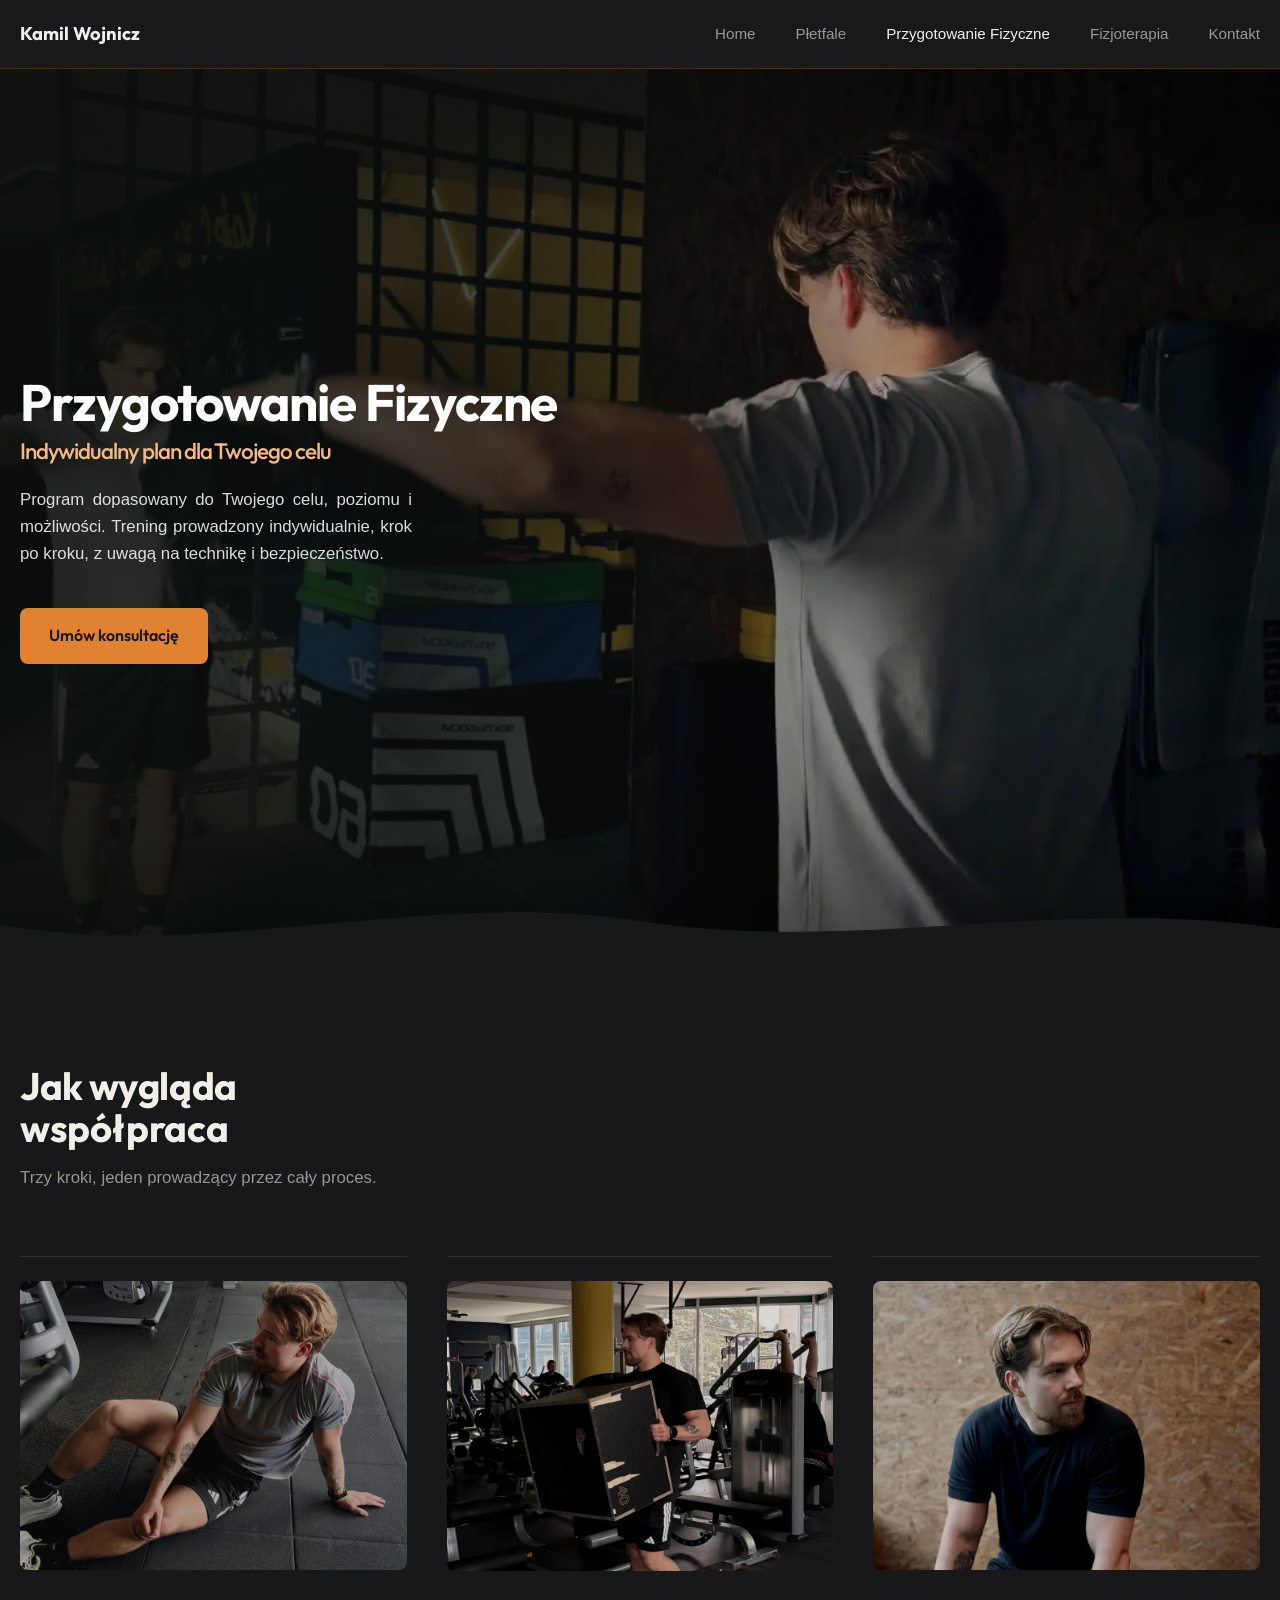
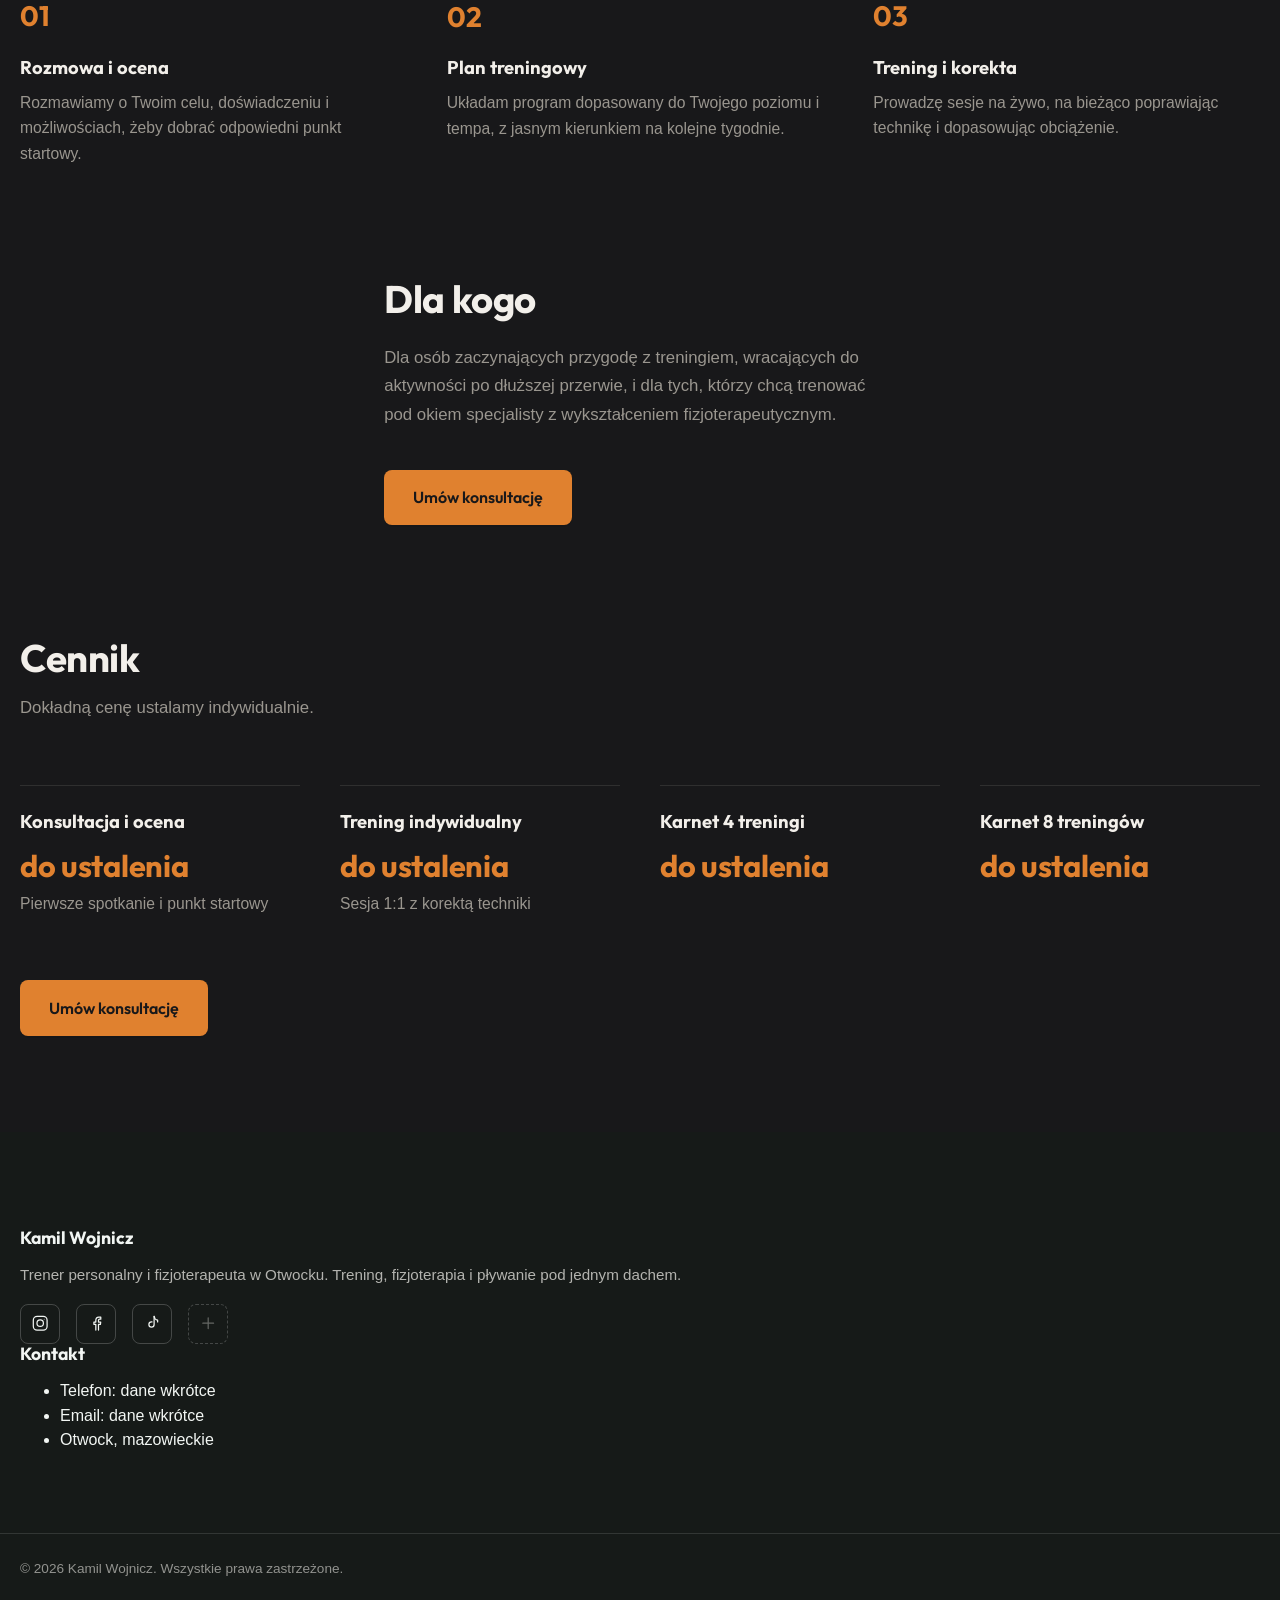
<file: przygotowanie-fizyczne.html>
<!doctype html>
<html lang="pl">
<head>
  <meta charset="UTF-8">
  <meta name="viewport" content="width=device-width, initial-scale=1.0">
  <title>Przygotowanie Fizyczne w Otwocku | Kamil Wojnicz</title>
  <meta name="description" content="Indywidualne przygotowanie fizyczne w Otwocku, prowadzone przez trenera i fizjoterapeutę Kamila Wojnicza.">
  <!-- TODO(TODO.md): confirm real domain, replace kamilwojnicz.pl placeholder everywhere -->
  <link rel="canonical" href="https://kamilwojnicz.pl/przygotowanie-fizyczne.html">
  <meta property="og:type" content="website">
  <meta property="og:locale" content="pl_PL">
  <meta property="og:url" content="https://kamilwojnicz.pl/przygotowanie-fizyczne.html">
  <meta property="og:title" content="Przygotowanie Fizyczne w Otwocku | Kamil Wojnicz">
  <meta property="og:description" content="Indywidualne przygotowanie fizyczne w Otwocku, prowadzone przez trenera i fizjoterapeutę Kamila Wojnicza.">
  <meta property="og:image" content="https://images.unsplash.com/photo-1517836357463-d25dfeac3438?w=1200&h=630&fit=crop&q=80">
  <meta name="twitter:card" content="summary_large_image">
  <link rel="preconnect" href="https://fonts.googleapis.com">
  <link rel="preconnect" href="https://fonts.gstatic.com" crossorigin>
  <link href="https://fonts.googleapis.com/css2?family=Outfit:wght@500;600;700;800&display=swap" rel="stylesheet">
  <link rel="stylesheet" href="css/main.css">
  <style>
    /* Przygotowanie Fizyczne-specific theme: dark, amber accent. Overrides the site's default teal-green + off-white. */
    body.page--przygotowanie-fizyczne {
      --color-accent: #e0812f;
      /* Button hover background. Was #be6a1f, which gave the dark button text only 4.45:1; this keeps 4.7:1. */
      --color-accent-dark: #c46d20;
      --color-accent-text: #e0812f;
      --color-accent-contrast: #18181a;
      --color-bg: #18181a;
      --color-bg-alt: #1f1f22;
      --color-text: #f2efea;
      --color-text-muted: #9a968f;
      --color-border: rgba(242, 239, 234, 0.1);
      --color-border-header: rgba(224, 129, 47, 0.22);
    }

    /* The shared video hero hardcodes a mint subtitle from the homepage's green palette, which clashes
       with this page's amber. Light amber stays above 4.5:1 contrast even where the video is brightest
       behind the scrim. */
    body.page--przygotowanie-fizyczne .hero--bleed .hero__subtitle {
      color: #f5b97f;
    }
  </style>
</head>
<body class="page--przygotowanie-fizyczne">
  <header class="site-header" id="site-header">
    <div class="container header__inner">
      <a class="logo" href="index.html">Kamil Wojnicz</a>

      <nav class="nav" aria-label="Główna nawigacja">
        <ul class="nav__list" id="nav-list">
          <li><a href="index.html">Home</a></li>
          <li><a href="pletfale.html">Płetfale</a></li>
          <li><a href="przygotowanie-fizyczne.html" class="is-active">Przygotowanie Fizyczne</a></li>
          <li><a href="fizjoterapia.html">Fizjoterapia</a></li>
          <li><a href="#kontakt">Kontakt</a></li>
        </ul>
      </nav>

      <button class="nav-toggle" id="nav-toggle" aria-expanded="false" aria-controls="nav-list" aria-label="Otwórz menu">
        <span></span>
        <span></span>
        <span></span>
      </button>
    </div>
  </header>

  <main>
    <section class="hero hero--bleed">
      <div class="hero__grid">
        <div class="hero__content">
          <h1 class="hero__title">
            Przygotowanie Fizyczne
            <span class="hero__subtitle">Indywidualny plan dla Twojego celu</span>
          </h1>
          <p class="hero__text">
            Program dopasowany do Twojego celu, poziomu i możliwości. Trening prowadzony indywidualnie, krok po kroku, z uwagą na technikę i bezpieczeństwo.
          </p>
          <a href="#kontakt" class="btn btn--primary hero__cta">Umów konsultację</a>
        </div>

        <div class="hero__media">
          <video
            class="hero__image hero__video"
            autoplay
            muted
            loop
            playsinline
            preload="auto"
            poster="assets/img/przygotowanie-fizyczne/przygotowanie-fizyczne-hero-poster.webp"
            aria-label="Kamil Wojnicz podczas treningu na siłowni, wideo w tle"
          >
            <source src="assets/img/przygotowanie-fizyczne/przygotowanie-fizyczne-hero.mp4" type="video/mp4">
          </video>
        </div>
      </div>

      <div class="hero__divider" aria-hidden="true">
        <svg viewBox="0 0 1440 96" preserveAspectRatio="none">
          <path d="M0,48 C240,88 480,8 720,44 C960,80 1200,16 1440,52 L1440,96 L0,96 Z" fill="#18181a"></path>
        </svg>
      </div>
    </section>

    <section class="process">
      <div class="container">
        <div class="process__header">
          <h2 class="process__title">Jak wygląda współpraca</h2>
          <p class="process__intro">Trzy kroki, jeden prowadzący przez cały proces.</p>
        </div>

        <div class="process__grid">
          <div class="process__step">
            <img class="process__step-image" src="assets/img/przygotowanie-fizyczne/kamil-wojnicz-rozmowa-i-ocena.webp" alt="Kamil Wojnicz siedzi na podłodze siłowni i rozmawia" width="960" height="720">
            <span class="process__index">01</span>
            <span class="process__step-title">Rozmowa i ocena</span>
            <span class="process__step-desc">Rozmawiamy o Twoim celu, doświadczeniu i możliwościach, żeby dobrać odpowiedni punkt startowy.</span>
          </div>
          <div class="process__step">
            <img class="process__step-image" src="assets/img/przygotowanie-fizyczne/kamil-wojnicz-plan-treningowy.webp" alt="Kamil Wojnicz przenosi skrzynię do skoków na siłowni" width="960" height="720">
            <span class="process__index">02</span>
            <span class="process__step-title">Plan treningowy</span>
            <span class="process__step-desc">Układam program dopasowany do Twojego poziomu i tempa, z jasnym kierunkiem na kolejne tygodnie.</span>
          </div>
          <div class="process__step">
            <img class="process__step-image" src="assets/img/przygotowanie-fizyczne/kamil-wojnicz-trening-i-korekta.webp" alt="Portret Kamila Wojnicza na sali treningowej" width="960" height="720">
            <span class="process__index">03</span>
            <span class="process__step-title">Trening i korekta</span>
            <span class="process__step-desc">Prowadzę sesje na żywo, na bieżąco poprawiając technikę i dopasowując obciążenie.</span>
          </div>
        </div>
      </div>
    </section>

    <section class="content-block content-block--alt">
      <div class="container content-block__inner">
        <h2 class="content-block__title">Dla kogo</h2>
        <p class="content-block__text">Dla osób zaczynających przygodę z treningiem, wracających do aktywności po dłuższej przerwie, i dla tych, którzy chcą trenować pod okiem specjalisty z wykształceniem fizjoterapeutycznym.</p>
        <a href="#kontakt" class="btn btn--primary content-block__cta">Umów konsultację</a>
      </div>
    </section>

    <section class="price-list">
      <div class="container">
        <!-- TODO(TODO.md): placeholder services and "do ustalenia" prices, replace with real pricing, session length, package options -->
        <div class="price-list__header">
          <h2 class="price-list__title">Cennik</h2>
          <p class="price-list__intro">Dokładną cenę ustalamy indywidualnie.</p>
        </div>

        <ul class="price-list__grid">
          <li class="price-list__item">
            <h3 class="price-list__name">Konsultacja i ocena</h3>
            <span class="price-list__price">do ustalenia</span>
            <p class="price-list__desc">Pierwsze spotkanie i punkt startowy</p>
          </li>
          <li class="price-list__item">
            <h3 class="price-list__name">Trening indywidualny</h3>
            <span class="price-list__price">do ustalenia</span>
            <p class="price-list__desc">Sesja 1:1 z korektą techniki</p>
          </li>
          <li class="price-list__item">
            <h3 class="price-list__name">Karnet 4 treningi</h3>
            <span class="price-list__price">do ustalenia</span>
          </li>
          <li class="price-list__item">
            <h3 class="price-list__name">Karnet 8 treningów</h3>
            <span class="price-list__price">do ustalenia</span>
          </li>
        </ul>

        <a href="#kontakt" class="btn btn--primary price-list__cta">Umów konsultację</a>
      </div>
    </section>
  </main>

  <footer class="site-footer" id="kontakt">
    <div class="container footer__grid">
      <div>
        <h2 class="footer__heading">Kamil Wojnicz</h2>
        <p class="footer__text">Trener personalny i fizjoterapeuta w Otwocku. Trening, fizjoterapia i pływanie pod jednym dachem.</p>

        <!-- TODO(TODO.md): add real Instagram / Facebook / TikTok URLs -->
        <div class="footer__social">
          <a class="footer__social-link" href="#" rel="noopener noreferrer" target="_blank" aria-label="Instagram">
            <svg viewBox="0 0 24 24" fill="none" stroke="currentColor" stroke-width="1.6" stroke-linecap="round" stroke-linejoin="round" aria-hidden="true">
              <rect x="3" y="3" width="18" height="18" rx="5"></rect>
              <circle cx="12" cy="12" r="4.2"></circle>
              <circle cx="17.2" cy="6.8" r="0.6" fill="currentColor" stroke="none"></circle>
            </svg>
          </a>
          <a class="footer__social-link" href="#" rel="noopener noreferrer" target="_blank" aria-label="Facebook">
            <svg viewBox="0 0 24 24" fill="none" stroke="currentColor" stroke-width="1.6" stroke-linecap="round" stroke-linejoin="round" aria-hidden="true">
              <path d="M15 21v-7.5h2.5l.4-3H15V8.3c0-.9.25-1.5 1.5-1.5H18V4.15C17.7 4.1 16.7 4 15.5 4 13.1 4 11.5 5.5 11.5 8.2v2.3H9v3h2.5V21"></path>
            </svg>
          </a>
          <a class="footer__social-link" href="#" rel="noopener noreferrer" target="_blank" aria-label="TikTok">
            <svg viewBox="0 0 24 24" fill="none" stroke="currentColor" stroke-width="1.6" stroke-linecap="round" stroke-linejoin="round" aria-hidden="true">
              <path d="M14.5 3v10.7a3.4 3.4 0 1 1-3.4-3.4c.2 0 .4 0 .6.03"></path>
              <path d="M14.5 3c.3 2.6 2.1 4.6 4.6 5v2.3"></path>
            </svg>
          </a>
          <span class="footer__social-link footer__social-link--placeholder" title="Miejsce na kolejną platformę" aria-hidden="true">
            <svg viewBox="0 0 24 24" fill="none" stroke="currentColor" stroke-width="1.6" stroke-linecap="round" stroke-linejoin="round">
              <path d="M12 5v14M5 12h14"></path>
            </svg>
          </span>
        </div>
      </div>

      <div>
        <h2 class="footer__heading">Kontakt</h2>
        <!-- TODO(TODO.md): add real phone / email / address -->
        <ul class="footer__contact-list">
          <li>Telefon: dane wkrótce</li>
          <li>Email: dane wkrótce</li>
          <li>Otwock, mazowieckie</li>
        </ul>
      </div>
    </div>

    <div class="container footer__bottom">
      <span>&copy; 2026 Kamil Wojnicz. Wszystkie prawa zastrzeżone.</span>
    </div>
  </footer>

  <script src="js/main.js"></script>
</body>
</html>
</file>
<file: css/main.css>
*, *::before, *::after {
  box-sizing: border-box;
}

html {
  color-scheme: light;
}

:root {
  --color-accent: #0f6e5c;
  --color-accent-dark: #0b5748;
  --color-accent-text: #0b5748;
  --color-accent-contrast: #ffffff;
  --color-bg: #f2f6f3;
  --color-bg-alt: #e6ede8;
  --color-text: #161a18;
  --color-text-muted: #55605a;
  --color-border: #d3ddd7;
  --color-border-header: #d3ddd7;
}

body {
  margin: 0;
  background: var(--color-bg);
  color: var(--color-text);
  font-family: -apple-system, BlinkMacSystemFont, "Segoe UI", Roboto, "Helvetica Neue", Arial, sans-serif;
  font-size: 1rem;
  line-height: 1.55;
  -webkit-font-smoothing: antialiased;
  position: relative;
}

body::after {
  content: "";
  position: fixed;
  inset: 0;
  z-index: 999;
  pointer-events: none;
  opacity: 0.05;
  mix-blend-mode: overlay;
  background-image: url("data:image/svg+xml,%3Csvg xmlns='http://www.w3.org/2000/svg' width='160' height='160'%3E%3Cfilter id='n'%3E%3CfeTurbulence type='fractalNoise' baseFrequency='0.9' numOctaves='2' stitchTiles='stitch'/%3E%3C/filter%3E%3Crect width='100%25' height='100%25' filter='url(%23n)'/%3E%3C/svg%3E");
}

img {
  max-width: 100%;
  display: block;
}

a {
  color: inherit;
}

h1, h2, h3 {
  font-family: "Outfit", -apple-system, BlinkMacSystemFont, "Segoe UI", sans-serif;
  margin: 0;
  line-height: 1.1;
}

p {
  margin: 0;
}

.container {
  width: 100%;
  max-width: 1280px;
  margin-inline: auto;
  padding-inline: 1.25rem;
}

:focus-visible {
  outline: 2px solid var(--color-accent);
  outline-offset: 2px;
}

[data-reveal] {
  opacity: 0;
  transform: translateY(22px);
  transition: opacity 0.6s cubic-bezier(0.16, 1, 0.3, 1), transform 0.6s cubic-bezier(0.16, 1, 0.3, 1);
}

[data-reveal].is-visible {
  opacity: 1;
  transform: none;
}

@media (prefers-reduced-motion: reduce) {
  [data-reveal] {
    opacity: 1;
    transform: none;
    transition: none;
  }
}
@view-transition {
  navigation: auto;
}
::view-transition-old(root),
::view-transition-new(root) {
  animation-duration: 0.45s;
  animation-timing-function: cubic-bezier(0.4, 0, 0.2, 1);
}

@media (prefers-reduced-motion: reduce) {
  ::view-transition-group(*),
  ::view-transition-old(*),
  ::view-transition-new(*) {
    animation: none !important;
  }
}
.btn {
  display: inline-flex;
  align-items: center;
  justify-content: center;
  gap: 0.5rem;
  padding: 0.9rem 1.75rem;
  border-radius: 8px;
  font-family: "Outfit", -apple-system, BlinkMacSystemFont, "Segoe UI", sans-serif;
  font-weight: 600;
  font-size: 1rem;
  white-space: nowrap;
  text-decoration: none;
  border: 1px solid transparent;
  cursor: pointer;
  transition: transform 0.15s ease, background-color 0.15s ease, box-shadow 0.15s ease;
}
.btn:active {
  transform: translateY(1px) scale(0.98);
}
@media (prefers-reduced-motion: reduce) {
  .btn {
    transition: none;
  }
}

.btn--primary {
  background: var(--color-accent);
  color: var(--color-accent-contrast);
  box-shadow: 0 2px 0 rgba(0, 0, 0, 0.08);
}
.btn--primary:hover {
  background: var(--color-accent-dark);
  transform: translateY(-2px);
  box-shadow: 0 4px 0 rgba(0, 0, 0, 0.1);
}
.btn--primary:active {
  box-shadow: 0 1px 0 rgba(0, 0, 0, 0.08);
}

.btn--ghost {
  background: transparent;
  color: inherit;
  border-color: currentColor;
  box-shadow: none;
}
.btn--ghost:hover {
  opacity: 0.75;
  transform: none;
  box-shadow: none;
}

.site-header {
  position: relative;
  border-bottom: 1px solid var(--color-border-header);
  background: var(--color-bg);
}

.header__inner {
  display: flex;
  align-items: center;
  justify-content: space-between;
  height: 4.25rem;
}

.logo {
  font-family: "Outfit", -apple-system, BlinkMacSystemFont, "Segoe UI", sans-serif;
  font-weight: 700;
  font-size: 1.15rem;
  text-decoration: none;
  color: var(--color-text);
}

.nav__list {
  display: flex;
  gap: 2.5rem;
  list-style: none;
  margin: 0;
  padding: 0;
}

.nav__list a {
  text-decoration: none;
  font-weight: 500;
  font-size: 0.95rem;
  color: var(--color-text-muted);
}
.nav__list a.is-active, .nav__list a:hover {
  color: var(--color-text);
}

.nav-toggle {
  display: none;
  flex-direction: column;
  justify-content: center;
  gap: 5px;
  width: 2.5rem;
  height: 2.5rem;
  background: none;
  border: none;
  cursor: pointer;
  padding: 0;
}
.nav-toggle span {
  display: block;
  height: 2px;
  width: 100%;
  background: var(--color-text);
  border-radius: 1px;
}

@media (max-width: 768px) {
  .nav__list {
    position: absolute;
    top: 4.25rem;
    left: 0;
    right: 0;
    flex-direction: column;
    gap: 0;
    background: var(--color-bg);
    border-bottom: 1px solid var(--color-border-header);
    opacity: 0;
    transform: translateY(-8px);
    pointer-events: none;
    transition: opacity 0.2s ease, transform 0.2s ease;
  }
}
@media (max-width: 768px) and (prefers-reduced-motion: reduce) {
  .nav__list {
    transition: none;
  }
}
@media (max-width: 768px) {
  .nav__list a {
    display: block;
    padding: 1.5rem 1.25rem;
    border-top: 1px solid var(--color-border);
  }
  .site-header.is-open .nav__list {
    opacity: 1;
    transform: translateY(0);
    pointer-events: auto;
  }
  .nav-toggle {
    display: flex;
  }
}
.hero {
  overflow: hidden;
}

.hero__grid {
  display: grid;
  grid-template-columns: minmax(0, 640px) 1fr;
  align-items: center;
  column-gap: 4rem;
  padding-block: clamp(2rem, 5vw, 6rem) 0;
}

.hero__content {
  padding-left: max(1.25rem, (100vw - 1280px) / 2 + 1.25rem);
  padding-bottom: 6rem;
}

.hero__title {
  display: flex;
  flex-direction: column;
  font-size: clamp(2.25rem, 4vw, 3.5rem);
  font-weight: 700;
  letter-spacing: -0.02em;
}

.hero__subtitle {
  margin-top: 0.5rem;
  font-size: clamp(1.1rem, 1.8vw, 1.4rem);
  font-weight: 500;
  color: var(--color-accent-text);
}

.hero__text {
  display: block;
  margin-top: 1.5rem;
  max-width: 42ch;
  color: var(--color-text-muted);
  font-size: 1.05rem;
  line-height: 1.6;
  text-align: justify;
}

.hero__cta {
  margin-top: 2.5rem;
}

.hero__media {
  align-self: stretch;
  justify-self: end;
  width: 100%;
  height: 100%;
}

.hero__image {
  width: 100%;
  height: 100%;
  max-height: 78vh;
  object-fit: cover;
  object-position: top center;
}

/* Text-only hero, no media column. Calmer, trust-first composition for pages that don't lead with a photo. */
.hero--solo .hero__grid {
  grid-template-columns: 1fr;
}

.hero--solo .hero__content {
  max-width: 60ch;
  padding-bottom: 6rem;
}

.hero--skeleton .hero__grid {
  grid-template-columns: 1fr;
}

.hero--skeleton .hero__content {
  padding-left: 1.25rem;
  padding-bottom: 6rem;
}

.hero__back {
  display: inline-block;
  margin-top: 1.5rem;
  color: var(--color-accent-text);
  font-weight: 600;
  text-decoration: none;
}

/* Full-bleed background media: video/image fills the entire hero, content overlays on top with a scrim
   for contrast. Text is hardcoded light since a media background can't guarantee the page's own text tokens
   stay readable. */
.hero--bleed {
  position: relative;
  display: flex;
  align-items: center;
  min-height: 100dvh;
}

.hero--bleed .hero__grid {
  display: block;
  width: 100%;
  z-index: 2;
  padding-block: 0;
}

.hero--bleed .hero__content {
  position: relative;
  z-index: 2;
  max-width: 42rem;
  padding-left: max(1.25rem, (100vw - 1280px) / 2 + 1.25rem);
  padding-bottom: 0;
  color: #fff;
}

.hero--bleed .hero__subtitle {
  color: #baf0d6;
}

.hero--bleed .hero__text {
  color: rgba(255, 255, 255, 0.85);
}

.hero--bleed .hero__media {
  position: absolute;
  inset: 0;
  z-index: 0;
  width: 100%;
  height: 100%;
  background-position: center;
  background-size: cover;
  background-repeat: no-repeat;
}

.hero__video::-webkit-media-controls-start-playback-button {
  display: none !important;
  -webkit-appearance: none;
}

.hero--bleed .hero__media::after {
  content: "";
  position: absolute;
  inset: 0;
  z-index: 1;
  /* Stops sit at 0.88 -> 0.7 across the content zone (~0-40% of hero width) so text stays readable
     against any video frame, then eases toward the vivid right side. Widened after 4.32:1 worst-case
     measured against the previous curve (needed >=4.5:1). */
  background: linear-gradient(90deg, rgba(10, 14, 12, 0.88) 0%, rgba(10, 14, 12, 0.7) 42%, rgba(10, 14, 12, 0.15) 75%);
}

.hero--bleed .hero__image {
  width: 100%;
  height: 100%;
  max-height: none;
  object-position: center;
}

.hero__divider {
  position: absolute;
  left: 0;
  right: 0;
  bottom: -1px;
  z-index: 3;
  width: 100%;
  height: clamp(48px, 7vw, 96px);
  line-height: 0;
}

.hero__divider svg {
  width: 100%;
  height: 100%;
  display: block;
}

@media (max-width: 768px) {
  .hero--bleed .hero__media::after {
    background: linear-gradient(180deg, rgba(10, 14, 12, 0.35) 0%, rgba(10, 14, 12, 0.75) 65%, rgba(10, 14, 12, 0.85) 100%);
  }
  .hero--bleed .hero__content {
    padding-left: 1.25rem;
    padding-right: 1.25rem;
    align-self: flex-end;
    padding-bottom: 6rem;
  }
}
@media (max-width: 1024px) {
  .hero__grid {
    grid-template-columns: 1fr;
  }
  .hero__content {
    padding-left: 1.25rem;
    padding-right: 1.25rem;
    padding-bottom: 2.5rem;
  }
  .hero__media {
    justify-self: stretch;
  }
  .hero__image {
    max-height: 60vh;
  }
}
.work {
  padding-block: 6rem;
}

.work__header {
  max-width: 42ch;
  margin-bottom: 4rem;
}

.work__title {
  font-size: clamp(1.75rem, 3vw, 2.5rem);
  font-weight: 700;
  letter-spacing: -0.01em;
}

.work__text {
  margin-top: 1rem;
  color: var(--color-text-muted);
  font-size: 1.05rem;
}

.work__grid {
  display: grid;
  grid-template-columns: 1.3fr 1fr;
  grid-template-rows: repeat(2, minmax(14rem, 1fr));
  gap: 1.5rem;
}

.work__card {
  position: relative;
  display: flex;
  flex-direction: column;
  justify-content: flex-end;
  border-radius: 8px;
  overflow: hidden;
  color: #ffffff;
  text-decoration: none;
  min-height: 14rem;
  transition: transform 0.4s ease, opacity 0.4s ease, box-shadow 0.4s ease;
}

.work__card[data-reveal-fade] {
  opacity: 0;
}

.work__card[data-reveal-fade].is-visible {
  opacity: 1;
}

@media (prefers-reduced-motion: reduce) {
  .work__card[data-reveal-fade] {
    opacity: 1;
  }
}
.work__card--featured {
  grid-row: span 2;
  transform-origin: center right;
}

.work__card--featured:hover,
.work__card--featured:focus-visible {
  transform: scale(1.08);
  box-shadow: 0 1.5rem 3rem rgba(10, 14, 12, 0.35);
  z-index: 2;
}

.work__card--training {
  transform-origin: center left;
}

.work__card--training:hover,
.work__card--training:focus-visible {
  transform: scale(1.1);
  box-shadow: 0 1.5rem 3rem rgba(10, 14, 12, 0.35);
  z-index: 2;
}

.work__card--physio:hover,
.work__card--physio:focus-visible {
  transform: scale(1.05);
  box-shadow: 0 1.5rem 3rem rgba(10, 14, 12, 0.35);
  z-index: 2;
}

.work__grid--level {
  grid-template-columns: repeat(3, 1fr);
  grid-template-rows: none;
}

.work__card--level {
  aspect-ratio: 9/16;
}

.work__card--level:hover,
.work__card--level:focus-visible {
  box-shadow: 0 1.5rem 3rem rgba(10, 14, 12, 0.35);
  z-index: 2;
}

.work__grid:has(.work__card:hover) .work__card:not(.work__card--level):not(:hover),
.work__grid:has(.work__card:focus-visible) .work__card:not(.work__card--level):not(:focus-visible) {
  transform: scale(0.96);
  opacity: 0.75;
}

.work__card-image {
  position: absolute;
  inset: 0;
  width: 100%;
  height: 100%;
  object-fit: cover;
  transition: opacity 0.4s ease;
}

.work__card-video {
  position: absolute;
  inset: 0;
  width: 100%;
  height: 100%;
  object-fit: cover;
  pointer-events: none;
}

.work__card-scrim {
  position: absolute;
  inset: 0;
  background: linear-gradient(to top, rgba(10, 14, 12, 0.78) 0%, rgba(10, 14, 12, 0.15) 55%, rgba(10, 14, 12, 0) 100%);
}

.work__card-body {
  position: relative;
  padding: 1.5rem;
}

.work__card-title {
  display: block;
  font-family: "Outfit", -apple-system, BlinkMacSystemFont, "Segoe UI", sans-serif;
  font-weight: 700;
  font-size: 1.3rem;
}

.work__card-desc-group {
  display: grid;
  margin-top: 0.35rem;
}

.work__card-desc {
  grid-area: 1/1;
  margin: 0;
  font-size: 0.92rem;
  color: rgba(255, 255, 255, 0.85);
  max-width: 32ch;
  transition: opacity 0.3s ease;
}
@media (prefers-reduced-motion: reduce) {
  .work__card-desc {
    transition: none;
  }
}

.work__card-desc--long {
  opacity: 0;
  max-width: 34ch;
}

.work__card:hover .work__card-desc--short,
.work__card:focus-visible .work__card-desc--short {
  opacity: 0;
}

.work__card:hover .work__card-desc--long,
.work__card:focus-visible .work__card-desc--long {
  opacity: 1;
  transition-delay: 0.15s;
}

.work__card-link {
  display: inline-flex;
  align-items: center;
  gap: 0.4rem;
  margin-top: 1rem;
  font-weight: 600;
  font-size: 0.92rem;
}

@media (max-width: 768px) {
  .work__grid {
    grid-template-columns: 1fr;
    grid-template-rows: none;
  }
  .work__card--featured {
    grid-row: auto;
  }
  .work__card {
    min-height: 16rem;
  }
}
.about {
  padding-block: 6rem;
  background: var(--color-bg-alt);
}

.about__inner {
  max-width: 62ch;
}

.about__title {
  font-size: clamp(1.75rem, 3vw, 2.5rem);
  font-weight: 700;
  letter-spacing: -0.01em;
}

.about__text {
  margin-top: 1.5rem;
  color: var(--color-text-muted);
  font-size: 1.05rem;
  line-height: 1.7;
}

.about__text + .about__text {
  margin-top: 1rem;
}

.about-photo {
  display: flex;
  justify-content: center;
}

.about-photo__sticky {
  width: 100%;
}

.about-photo__img {
  display: block;
  width: 100%;
  height: auto;
  aspect-ratio: var(--ratio, 1320 / 881);
  object-fit: cover;
  border-radius: 8px;
}

@media (min-width: 768px) {
  .about-photo {
    --expand: 0;
    position: relative;
    min-height: var(--scroll-height, 108vh);
  }
  .split--compact .split__grid:has(.about-photo) {
    grid-template-columns: 1fr 1fr;
    align-items: start;
  }
  .about-photo-text {
    position: sticky;
    top: 0;
    height: 100vh;
    display: flex;
    flex-direction: column;
    justify-content: center;
  }
  .about-photo__sticky {
    position: sticky;
    top: 0;
    width: 100%;
    height: 100vh;
    display: flex;
    align-items: center;
    justify-content: center;
  }
  .about-photo__img {
    width: 100%;
    clip-path: inset(calc(var(--head-top, 10%) * (1 - var(--expand))) calc(var(--head-right, 10%) * (1 - var(--expand))) calc(var(--head-bottom, 10%) * (1 - var(--expand))) calc(var(--head-left, 10%) * (1 - var(--expand))) round calc(999px * (1 - var(--expand)) + 8px * var(--expand)));
  }
  .about-photo--no-effect {
    min-height: auto;
  }
  .about-photo--no-effect .about-photo__sticky {
    position: static;
    height: auto;
  }
  .about-photo--no-effect .about-photo__img {
    clip-path: none;
  }
  .split__grid:has(.about-photo--no-effect) .about-photo-text {
    position: static;
    height: auto;
    display: block;
  }
}
.content-block {
  padding-block: 1rem;
}

.content-block--alt {
  background: var(--color-bg);
}

.content-block__inner {
  max-width: 62ch;
}

.content-block__title {
  font-size: clamp(1.75rem, 3vw, 2.5rem);
  font-weight: 700;
  letter-spacing: -0.01em;
}

.content-block__text {
  margin-top: 1.5rem;
  color: var(--color-text-muted);
  font-size: 1.05rem;
  line-height: 1.7;
}

.content-block__text + .content-block__text {
  margin-top: 1rem;
}

.content-block__cta {
  margin-top: 2.5rem;
}

.process {
  padding-block: 6rem;
}

.process__header {
  max-width: 42ch;
  margin-bottom: 4rem;
}

.process__title {
  font-size: clamp(1.75rem, 3vw, 2.5rem);
  font-weight: 700;
  letter-spacing: -0.01em;
}

.process__intro {
  margin-top: 1rem;
  color: var(--color-text-muted);
  font-size: 1.05rem;
}

.process__grid {
  display: grid;
  grid-template-columns: repeat(3, 1fr);
  gap: 2.5rem;
}

.process__step {
  padding-top: 1.5rem;
  border-top: 1px solid var(--color-border);
}

.process__step-image {
  width: 100%;
  height: auto;
  aspect-ratio: 4/3;
  object-fit: cover;
  border-radius: 8px;
  margin-bottom: 1.5rem;
}

.process__index {
  display: block;
  font-family: "Outfit", -apple-system, BlinkMacSystemFont, "Segoe UI", sans-serif;
  font-weight: 700;
  font-size: 1.75rem;
  color: var(--color-accent-text);
}

.process__step-title {
  display: block;
  margin-top: 1rem;
  font-family: "Outfit", -apple-system, BlinkMacSystemFont, "Segoe UI", sans-serif;
  font-weight: 700;
  font-size: 1.15rem;
}

.process__step-desc {
  display: block;
  margin-top: 0.5rem;
  color: var(--color-text-muted);
  font-size: 0.98rem;
  line-height: 1.6;
}

@media (max-width: 768px) {
  .process__grid {
    grid-template-columns: 1fr;
    gap: 1.5rem;
  }
}
.conditions {
  padding-block: 6rem;
}

.conditions__header {
  max-width: 42ch;
  margin-bottom: 4rem;
}

.conditions__title {
  font-size: clamp(1.75rem, 3vw, 2.5rem);
  font-weight: 700;
  letter-spacing: -0.01em;
}

.conditions__intro {
  margin-top: 1rem;
  color: var(--color-text-muted);
  font-size: 1.05rem;
}

.conditions__layout {
  display: grid;
  grid-template-columns: 1.4fr 1fr;
  column-gap: 4rem;
  align-items: start;
}

.conditions__aside img {
  width: 100%;
  height: auto;
  border-radius: 8px;
  object-fit: cover;
  aspect-ratio: 3/4;
}

.conditions__list {
  display: grid;
  grid-template-columns: 1fr 1fr;
  column-gap: 4rem;
  row-gap: 1.5rem;
  list-style: none;
  margin: 0;
  padding: 0;
}

.conditions__item {
  padding-top: 1rem;
  border-top: 1px solid var(--color-border);
  font-size: 1.05rem;
}

@media (max-width: 768px) {
  .conditions__layout {
    grid-template-columns: 1fr;
    row-gap: 2.5rem;
  }
  .conditions__aside {
    order: -1;
  }
  .conditions__list {
    grid-template-columns: 1fr;
  }
}
/* Generic image + text split section, distinct from the hero component.
   Reusable anywhere a page needs one supporting image next to prose. */
.split {
  padding-block: 1rem;
  background: var(--color-bg);
}

.split__grid {
  display: grid;
  grid-template-columns: 1fr 1fr;
  align-items: center;
  column-gap: 4rem;
}

.split__media img {
  width: 100%;
  height: auto;
  border-radius: 8px;
  object-fit: cover;
  aspect-ratio: 4/5;
}

.split__title {
  font-size: clamp(1.75rem, 3vw, 2.5rem);
  font-weight: 700;
  letter-spacing: -0.01em;
}

.split__text {
  margin-top: 1.5rem;
  color: var(--color-text-muted);
  font-size: 1.05rem;
  line-height: 1.7;
}

/* Compact variant: text leads, photo is a smaller supporting accent, not a full 50/50 split. */
.split--compact .split__grid {
  grid-template-columns: 1.6fr 1fr;
}

.split--compact .split__media img {
  aspect-ratio: 1/1;
}

@media (max-width: 768px) {
  .split__grid,
  .split--compact .split__grid {
    grid-template-columns: 1fr;
    row-gap: 2.5rem;
  }
}
.gallery {
  padding-block: 6rem;
}

.gallery__header {
  max-width: 42ch;
  margin-bottom: 4rem;
}

.gallery__title {
  font-size: clamp(1.75rem, 3vw, 2.5rem);
  font-weight: 700;
  letter-spacing: -0.01em;
}

.gallery__intro {
  margin-top: 1rem;
  color: var(--color-text-muted);
  font-size: 1.05rem;
  max-width: 60ch;
}

.gallery img {
  width: 100%;
  height: 100%;
  object-fit: cover;
  display: block;
  transition: transform 0.5s cubic-bezier(0.16, 1, 0.3, 1), filter 0.4s ease;
  filter: grayscale(0.15) brightness(0.97);
}

.gallery__item {
  border-radius: 8px;
  overflow: hidden;
}

.gallery__item:hover img,
.gallery__item:focus-within img {
  transform: scale(1.06);
  filter: grayscale(0) brightness(1);
}

@media (prefers-reduced-motion: reduce) {
  .gallery img {
    transition: filter 0.4s ease;
  }
}
.gallery__grid {
  display: grid;
  grid-template-columns: repeat(3, 1fr);
  gap: 1.5rem;
}

.gallery__grid img {
  aspect-ratio: 3/4;
}

.gallery__grid > :nth-child(2) img {
  aspect-ratio: 3/5;
}

.gallery__grid > :nth-child(2)[data-reveal] {
  transition-delay: 0.1s;
}

.gallery__grid > :nth-child(3)[data-reveal] {
  transition-delay: 0.2s;
}

.gallery__grid--pair {
  grid-template-columns: 1.2fr 1fr;
}

.gallery__grid--pair img {
  aspect-ratio: 4/5;
}

@media (max-width: 768px) {
  .gallery__grid {
    grid-template-columns: 1fr;
  }
  .gallery__grid--pair {
    grid-template-columns: 1fr;
  }
}
.pricing {
  padding-block: 6rem;
}

.pricing-pool {
  position: relative;
}

.pricing-bubbles {
  position: absolute;
  inset: 0;
  overflow: hidden;
  pointer-events: none;
  z-index: 0;
}

.pricing-bubble {
  position: absolute;
  bottom: -10%;
  width: var(--size, 12px);
  height: var(--size, 12px);
  border-radius: 50%;
  background: radial-gradient(circle at 30% 30%, rgba(255, 255, 255, 0.6), rgba(111, 209, 232, 0.2) 70%, transparent 100%);
  opacity: 0;
  animation: pricing-bubble-rise var(--duration, 9s) ease-in infinite;
  animation-delay: var(--delay, 0s);
}

.pricing-bubble:nth-child(1) {
  left: 4%;
  --size: 9px;
  --duration: 8s;
  --delay: 0s;
}

.pricing-bubble:nth-child(2) {
  left: 16%;
  --size: 15px;
  --duration: 11s;
  --delay: 2.5s;
}

.pricing-bubble:nth-child(3) {
  left: 32%;
  --size: 7px;
  --duration: 7s;
  --delay: 4.5s;
}

.pricing-bubble:nth-child(4) {
  left: 56%;
  --size: 13px;
  --duration: 10s;
  --delay: 1s;
}

.pricing-bubble:nth-child(5) {
  left: 76%;
  --size: 8px;
  --duration: 9s;
  --delay: 3.5s;
}

.pricing-bubble:nth-child(6) {
  left: 92%;
  --size: 14px;
  --duration: 12s;
  --delay: 6s;
}

@keyframes pricing-bubble-rise {
  0% {
    transform: translateY(0) translateX(0);
    opacity: 0;
  }
  12% {
    opacity: 0.55;
  }
  50% {
    transform: translateY(-140%) translateX(10px);
  }
  88% {
    opacity: 0.25;
  }
  100% {
    transform: translateY(-280%) translateX(-8px);
    opacity: 0;
  }
}
@media (prefers-reduced-motion: reduce) {
  .pricing-bubbles {
    display: none;
  }
}
.pricing-pool__header {
  position: relative;
  z-index: 1;
  max-width: 50ch;
  margin-bottom: 6rem;
}

.pricing-pool__title {
  font-size: clamp(1.75rem, 3vw, 2.5rem);
  font-weight: 700;
  letter-spacing: -0.01em;
}

.pricing-pool__intro {
  margin-top: 1rem;
  color: var(--color-text-muted);
  font-size: 1.05rem;
}

.pricing-pool__disclaimer {
  margin-top: 0.5rem;
  color: var(--color-text-muted);
  font-size: 0.85rem;
}

.pricing-pool__tiers {
  position: relative;
  z-index: 1;
  display: grid;
  grid-template-columns: repeat(2, 1fr);
  gap: 7rem;
  max-width: 58rem;
  margin-inline: auto;
}

.pricing-tier {
  position: relative;
  display: flex;
  flex-direction: column;
}

.pricing-tier[data-reveal] {
  transition-delay: 0.1s;
}

.pricing-pool__tiers > :nth-child(2)[data-reveal] {
  transition-delay: 0.22s;
}

.pricing-tier:not(:last-child)::after {
  content: "";
  position: absolute;
  top: 0;
  bottom: 0;
  right: calc(7rem / -2 - 7px);
  width: 14px;
  background: var(--color-accent);
  opacity: 0.45;
  -webkit-mask-image: url("data:image/svg+xml,%3Csvg xmlns='http://www.w3.org/2000/svg' viewBox='0 0 14 40'%3E%3Cpath d='M7,0 C14,5 0,15 7,20 C14,25 0,35 7,40'/%3E%3C/svg%3E");
  mask-image: url("data:image/svg+xml,%3Csvg xmlns='http://www.w3.org/2000/svg' viewBox='0 0 14 40'%3E%3Cpath d='M7,0 C14,5 0,15 7,20 C14,25 0,35 7,40'/%3E%3C/svg%3E");
  -webkit-mask-repeat: repeat-y;
  mask-repeat: repeat-y;
  -webkit-mask-size: 14px 40px;
  mask-size: 14px 40px;
  animation: pricing-divider-flow-y 2.4s linear infinite;
}

@keyframes pricing-divider-flow-y {
  from {
    -webkit-mask-position: 0 0;
    mask-position: 0 0;
  }
  to {
    -webkit-mask-position: 0 40px;
    mask-position: 0 40px;
  }
}
@keyframes pricing-divider-flow-x {
  from {
    -webkit-mask-position: 0 0;
    mask-position: 0 0;
  }
  to {
    -webkit-mask-position: 40px 0;
    mask-position: 40px 0;
  }
}
@media (prefers-reduced-motion: reduce) {
  .pricing-tier:not(:last-child)::after {
    animation: none;
  }
}
.pricing-tier__icon {
  width: 32px;
  height: 32px;
  color: var(--color-accent-text);
  animation: pricing-icon-bob 3.4s ease-in-out infinite;
}

.pricing-pool__tiers > :nth-child(2) .pricing-tier__icon {
  animation-delay: 0.5s;
}

@keyframes pricing-icon-bob {
  0%, 100% {
    transform: translateY(0);
  }
  50% {
    transform: translateY(-4px);
  }
}
@media (prefers-reduced-motion: reduce) {
  .pricing-tier__icon {
    animation: none;
  }
}
.pricing-tier__name {
  display: block;
  margin-top: 2.5rem;
  font-family: "Outfit", -apple-system, BlinkMacSystemFont, "Segoe UI", sans-serif;
  font-weight: 700;
  font-size: 1.15rem;
}

.pricing-tier__durations {
  display: flex;
  gap: 0.5rem;
  margin-top: 2.5rem;
}

.pricing-tier__duration {
  cursor: pointer;
  padding: 0.4rem 0.75rem;
  border: 1px solid var(--color-border);
  border-radius: 999px;
  background: transparent;
  color: var(--color-text-muted);
  font: inherit;
  font-size: 0.85rem;
  font-weight: 600;
  transition: background-color 0.2s ease, color 0.2s ease, border-color 0.2s ease;
}

.pricing-tier__duration:hover {
  border-color: var(--color-accent);
}

.pricing-tier__duration.is-active {
  background: var(--color-accent);
  border-color: var(--color-accent);
  color: var(--color-accent-contrast);
}

.pricing-tier__price {
  display: block;
  margin-top: 1.5rem;
  color: var(--color-text-muted);
  font-size: 0.95rem;
}

.pricing-tier__price[hidden] {
  display: none;
}

.pricing-tier__amount {
  color: var(--color-text);
  font-weight: 700;
  font-size: 1.4rem;
}

.pricing-tier__price--hero {
  font-size: 1.1rem;
  color: var(--color-text);
}

.pricing-tier__hero-amount {
  color: var(--color-text);
  font-weight: 700;
  font-size: 1.8rem;
}

.pricing-tier__note {
  display: block;
  margin-top: 0.3rem;
  color: var(--color-text-muted);
  font-size: 0.8rem;
}

.pricing-tier__note .pricing-tier__amount {
  font-size: inherit;
  font-weight: 700;
}

.pricing-tier__features {
  margin: 2.5rem 0 0;
  padding: 0;
  list-style: none;
  display: flex;
  flex-direction: column;
  gap: 0.9rem;
  flex-grow: 1;
}

.pricing-tier__features li {
  position: relative;
  padding-left: 1.4rem;
  color: var(--color-text-muted);
  font-size: 0.95rem;
  line-height: 1.5;
}

.pricing-tier__features li::before {
  content: "";
  position: absolute;
  left: 0;
  top: 0.5em;
  width: 8px;
  height: 8px;
  border-radius: 50%;
  background: var(--color-accent);
}

.pricing-tier__cta {
  margin-top: 4rem;
  align-self: flex-start;
}

@media (max-width: 768px) {
  .pricing-pool__tiers {
    grid-template-columns: 1fr;
    gap: 6rem;
  }
  .pricing-tier:not(:last-child)::after {
    top: auto;
    right: 0;
    left: 0;
    bottom: calc(6rem / -2 - 7px);
    width: 100%;
    height: 14px;
    -webkit-mask-image: url("data:image/svg+xml,%3Csvg xmlns='http://www.w3.org/2000/svg' viewBox='0 0 40 14'%3E%3Cpath d='M0,7 C5,0 15,0 20,7 C25,14 35,14 40,7'/%3E%3C/svg%3E");
    mask-image: url("data:image/svg+xml,%3Csvg xmlns='http://www.w3.org/2000/svg' viewBox='0 0 40 14'%3E%3Cpath d='M0,7 C5,0 15,0 20,7 C25,14 35,14 40,7'/%3E%3C/svg%3E");
    -webkit-mask-repeat: repeat-x;
    mask-repeat: repeat-x;
    -webkit-mask-size: 40px 14px;
    mask-size: 40px 14px;
    animation-name: pricing-divider-flow-x;
  }
}
.price-list {
  padding-block: 6rem;
}

.price-list__header {
  max-width: 42ch;
  margin-bottom: 4rem;
}

.price-list__title {
  font-size: clamp(1.75rem, 3vw, 2.5rem);
  font-weight: 700;
  letter-spacing: -0.01em;
}

.price-list__intro {
  margin-top: 1rem;
  color: var(--color-text-muted);
  font-size: 1.05rem;
}

.price-list__grid {
  display: grid;
  grid-template-columns: repeat(4, 1fr);
  gap: 2.5rem;
  margin: 0;
  padding: 0;
  list-style: none;
}

.price-list__item {
  padding-top: 1.5rem;
  border-top: 1px solid var(--color-border);
}

.price-list__name {
  font-size: 1.15rem;
  font-weight: 700;
  line-height: 1.25;
}

.price-list__price {
  display: block;
  margin-top: 1rem;
  font-family: "Outfit", -apple-system, BlinkMacSystemFont, "Segoe UI", sans-serif;
  font-weight: 700;
  font-size: clamp(1.75rem, 2.4vw, 2.25rem);
  line-height: 1.1;
  letter-spacing: -0.01em;
  font-variant-numeric: tabular-nums;
  color: var(--color-accent-text);
}

.price-list__desc {
  margin: 0.5rem 0 0;
  color: var(--color-text-muted);
  font-size: 0.98rem;
  line-height: 1.6;
}

.price-list__cta {
  margin-top: 4rem;
}

@media (max-width: 1024px) {
  .price-list__grid {
    grid-template-columns: repeat(2, 1fr);
  }
}
@media (max-width: 768px) {
  .price-list__grid {
    grid-template-columns: 1fr;
    gap: 1.5rem;
  }
}
.contact {
  padding-block: 6rem;
  background: var(--color-bg);
  color: var(--color-text);
}

.contact__grid {
  display: grid;
  grid-template-columns: 1fr 1fr;
  gap: 4rem;
  align-items: start;
}

.contact__title {
  font-family: "Outfit", -apple-system, BlinkMacSystemFont, "Segoe UI", sans-serif;
  font-size: clamp(1.75rem, 3vw, 2.25rem);
}

.contact__text {
  margin-top: 1rem;
  max-width: 30rem;
  color: var(--color-text-muted);
}

.contact__list {
  margin-top: 2.5rem;
  list-style: none;
  padding: 0;
  display: flex;
  flex-direction: column;
  gap: 0.5rem;
  font-weight: 500;
}

@media (max-width: 768px) {
  .contact__grid {
    grid-template-columns: 1fr;
    gap: 2.5rem;
  }
}
.contact-form__card {
  max-width: 32rem;
  background: #ffffff;
  border: 1px solid #d3ddd7;
  border-radius: 8px;
  overflow: hidden;
  box-shadow: 0 2px 12px rgba(0, 0, 0, 0.06);
}

.contact-form__progress {
  height: 6px;
  background: #d3ddd7;
}

.contact-form__progress-fill {
  height: 100%;
  width: 100%;
  transform: scaleX(0);
  transform-origin: left;
  background: var(--color-accent);
  transition: transform 0.3s ease;
}

.contact-form {
  padding: 2.5rem;
  color: #161a18;
}

.contact-form__step {
  border: 0;
  padding: 0;
  margin: 0 0 2.5rem;
}

.contact-form__step legend {
  font-family: "Outfit", -apple-system, BlinkMacSystemFont, "Segoe UI", sans-serif;
  font-weight: 600;
  padding: 0;
  margin-bottom: 1rem;
}

.contact-form__options {
  display: flex;
  flex-wrap: wrap;
  gap: 0.5rem;
  margin-bottom: 1.5rem;
}

.contact-form__option {
  display: flex;
  align-items: center;
  gap: 0.6rem;
  padding: 0.7rem 1rem;
  cursor: pointer;
  position: relative;
  z-index: 0;
  font-size: 0.9rem;
}

.contact-form__option::before {
  content: "";
  position: absolute;
  inset: 0;
  z-index: -1;
  border-radius: 8px;
  border: 2px solid #d3ddd7;
  transition: all 0.2s ease;
}

.contact-form__option:hover::before {
  background-color: #e6ede8;
}

.contact-form__option:has(input:checked)::before {
  background-color: #e6ede8;
  border-color: var(--color-accent);
}

.contact-form__option input[type=radio] {
  appearance: none;
  -webkit-appearance: none;
  width: 18px;
  height: 18px;
  margin: 0;
  flex-shrink: 0;
  border-radius: 50%;
  border: 2px solid #d3ddd7;
  background: #ffffff;
  display: flex;
  align-items: center;
  justify-content: center;
}

.contact-form__option input[type=radio]::before {
  content: "";
  width: 8px;
  height: 8px;
  border-radius: 50%;
  background: #ffffff;
  transform: scale(0);
  transition: transform 0.15s cubic-bezier(0.165, 0.84, 0.44, 1);
}

.contact-form__option input[type=radio]:checked {
  border-color: var(--color-accent);
  background: var(--color-accent);
  animation: contact-radio-pulse 0.6s ease-out;
}

.contact-form__option input[type=radio]:checked::before {
  transform: scale(1);
}

@keyframes contact-radio-pulse {
  0% {
    box-shadow: 0 0 0 0 rgba(15, 110, 92, 0.35);
  }
  70% {
    box-shadow: 0 0 0 8px rgba(15, 110, 92, 0);
  }
  100% {
    box-shadow: 0 0 0 0 rgba(15, 110, 92, 0);
  }
}
.contact-form__field {
  display: flex;
  flex-direction: column;
  margin-bottom: 1.5rem;
  font-size: 0.9rem;
}

.contact-form__field-label {
  position: relative;
  top: 0.5rem;
  width: fit-content;
  margin: 0 0 0 7px;
  padding: 0 3px;
  background: #ffffff;
  color: var(--color-accent-dark);
  font-size: 0.75rem;
  font-weight: 700;
}

.contact-form__field input,
.contact-form__field textarea,
.contact-form__step select {
  display: block;
  width: 100%;
  padding: 0.65rem 0.75rem;
  background: #ffffff;
  border: 2px solid var(--color-accent);
  border-radius: 8px;
  color: #161a18;
  font: inherit;
}

.contact-form__field input:focus,
.contact-form__field textarea:focus,
.contact-form__step select:focus {
  outline: none;
  box-shadow: 0 0 0 3px rgba(15, 110, 92, 0.25);
}

.contact-form__step select {
  appearance: none;
  -webkit-appearance: none;
  background-image: url("data:image/svg+xml,%3Csvg xmlns='http://www.w3.org/2000/svg' viewBox='0 0 24 24' fill='none' stroke='%230f6e5c' stroke-width='2.5' stroke-linecap='round' stroke-linejoin='round'%3E%3Cpolyline points='6 9 12 15 18 9'%3E%3C/polyline%3E%3C/svg%3E");
  background-repeat: no-repeat;
  background-position: right 0.85rem center;
  background-size: 15px;
  padding-right: 2.5rem;
  cursor: pointer;
}

.contact-form__step select::-ms-expand {
  display: none;
}

.contact-form__actions {
  display: flex;
  gap: 1rem;
}

.contact-form__status:not(:empty) {
  margin-bottom: 1rem;
  font-size: 0.9rem;
}

.contact-form__honeypot {
  position: absolute;
  left: -9999px;
  opacity: 0;
  pointer-events: none;
}

.button {
  --primary: #ffffff;
  --neutral-1: var(--color-accent);
  --neutral-2: var(--color-accent-dark);
  --radius: 999px;
  cursor: pointer;
  border-radius: var(--radius);
  border: none;
  box-shadow: 0 2px 0 rgba(0, 0, 0, 0.08);
  display: flex;
  align-items: center;
  justify-content: center;
  position: relative;
  transition: transform 0.15s ease, box-shadow 0.15s ease;
  min-width: 8rem;
  padding: 0.9rem 1.75rem;
  font-family: "Outfit", -apple-system, BlinkMacSystemFont, "Segoe UI", sans-serif;
  font-style: normal;
  font-size: 1rem;
  font-weight: 600;
  color: #ffffff;
  background: var(--neutral-1);
}

.button:hover {
  transform: translateY(-2px);
  box-shadow: 0 4px 0 rgba(0, 0, 0, 0.1);
}

.button:active {
  transform: translateY(1px) scale(0.98);
  box-shadow: 0 1px 0 rgba(0, 0, 0, 0.08);
}

.button::after {
  content: "";
  position: absolute;
  inset: 0;
  border-radius: var(--radius);
  border: 2px solid transparent;
  background: linear-gradient(var(--neutral-1), var(--neutral-2)) padding-box, linear-gradient(to bottom, rgba(255, 255, 255, 0.25), rgba(0, 0, 0, 0.1)) border-box;
  z-index: 0;
  transition: all 0.4s ease;
}

.button:hover::after {
  transform: scale(1.03, 1.08);
}

.button::before {
  content: "";
  inset: 2px;
  position: absolute;
  background: linear-gradient(to top, var(--neutral-1), var(--neutral-2));
  border-radius: inherit;
  z-index: 2;
}

.state p {
  display: flex;
  align-items: center;
  justify-content: center;
}

.state .icon {
  position: absolute;
  left: 0;
  top: 0;
  bottom: 0;
  margin: auto;
  transform: scale(1.25);
  transition: all 0.3s ease;
  display: flex;
  align-items: center;
  justify-content: center;
}

.state .icon svg {
  overflow: visible;
}

.outline {
  position: absolute;
  border-radius: inherit;
  overflow: hidden;
  z-index: 1;
  opacity: 0;
  transition: opacity 0.4s ease;
  inset: -2px -3.5px;
}

.outline::before {
  content: "";
  position: absolute;
  inset: -100%;
  background: conic-gradient(from 180deg, transparent 60%, rgba(255, 255, 255, 0.55) 80%, transparent 100%);
  animation: send-btn-spin 2s linear infinite;
  animation-play-state: paused;
}

@keyframes send-btn-spin {
  0% {
    transform: rotate(0deg);
  }
  100% {
    transform: rotate(360deg);
  }
}
.button:hover .outline {
  opacity: 1;
}

.button:hover .outline::before {
  animation-play-state: running;
}

.state p span {
  display: block;
  opacity: 0;
  animation: send-btn-slide-down 0.8s ease forwards calc(var(--i) * 0.03s);
}

.button:hover p span {
  opacity: 1;
  animation: send-btn-wave 0.5s ease forwards calc(var(--i) * 0.02s);
}

.button.is-sent p span {
  opacity: 1;
  animation: send-btn-disappear 0.6s ease forwards calc(var(--i) * 0.03s);
}

@keyframes send-btn-wave {
  30% {
    opacity: 1;
    transform: translateY(4px) translateX(0) rotate(0);
  }
  50% {
    opacity: 1;
    transform: translateY(-3px) translateX(0) rotate(0);
    color: var(--primary);
  }
  100% {
    opacity: 1;
    transform: translateY(0) translateX(0) rotate(0);
  }
}
@keyframes send-btn-slide-down {
  0% {
    opacity: 0;
    transform: translateY(-20px) translateX(5px) rotate(-90deg);
    color: var(--primary);
    filter: blur(5px);
  }
  30% {
    opacity: 1;
    transform: translateY(4px) translateX(0) rotate(0);
    filter: blur(0);
  }
  50% {
    opacity: 1;
    transform: translateY(-3px) translateX(0) rotate(0);
  }
  100% {
    opacity: 1;
    transform: translateY(0) translateX(0) rotate(0);
  }
}
@keyframes send-btn-disappear {
  from {
    opacity: 1;
  }
  to {
    opacity: 0;
    transform: translateX(5px) translateY(20px);
    color: var(--primary);
    filter: blur(5px);
  }
}
.state--default .icon svg {
  animation: send-btn-land 0.6s ease forwards;
}

.button:hover .state--default .icon {
  transform: rotate(45deg) scale(1.25);
}

.button.is-sent .state--default svg {
  animation: send-btn-take-off 0.8s linear forwards;
}

.button.is-sent .state--default .icon {
  transform: rotate(0) scale(1.25);
}

@keyframes send-btn-take-off {
  0% {
    opacity: 1;
  }
  60% {
    opacity: 1;
    transform: translateX(70px) rotate(45deg) scale(2);
  }
  100% {
    opacity: 0;
    transform: translateX(160px) rotate(45deg) scale(0);
  }
}
@keyframes send-btn-land {
  0% {
    transform: translateX(-60px) translateY(30px) rotate(-50deg) scale(2);
    opacity: 0;
    filter: blur(3px);
  }
  100% {
    transform: translateX(0) translateY(0) rotate(0);
    opacity: 1;
    filter: blur(0);
  }
}
.state--default .icon::before {
  content: "";
  position: absolute;
  top: 50%;
  height: 2px;
  width: 0;
  left: -5px;
  background: linear-gradient(to right, transparent, rgba(255, 255, 255, 0.5));
}

.button.is-sent .state--default .icon::before {
  animation: send-btn-contrail 0.8s linear forwards;
}

@keyframes send-btn-contrail {
  0% {
    width: 0;
    opacity: 1;
  }
  8% {
    width: 15px;
  }
  60% {
    opacity: 0.7;
    width: 80px;
  }
  100% {
    opacity: 0;
    width: 160px;
  }
}
.state {
  padding-left: 22px;
  z-index: 2;
  display: flex;
  position: relative;
}

.state--sent {
  display: none;
}

.state--sent svg {
  transform: scale(1.25);
  margin-right: 8px;
}

.button.is-sent .state--default {
  position: absolute;
}

.button.is-sent .state--sent {
  display: flex;
}

.button.is-sent .state--sent span {
  opacity: 0;
  animation: send-btn-slide-down 0.8s ease forwards calc(var(--i) * 0.2s);
}

.button.is-sent .state--sent .icon svg {
  opacity: 0;
  animation: send-btn-appear 1.2s ease forwards 0.8s;
}

@keyframes send-btn-appear {
  0% {
    opacity: 0;
    transform: scale(4) rotate(-40deg);
    color: var(--primary);
    filter: blur(4px);
  }
  30% {
    opacity: 1;
    transform: scale(0.6);
    filter: blur(1px);
  }
  50% {
    opacity: 1;
    transform: scale(1.2);
    filter: blur(0);
  }
  100% {
    opacity: 1;
    transform: scale(1);
  }
}
.page--pletfale .button:hover .state--default .icon {
  animation: pool-btn-bob 0.7s ease-in-out infinite;
}

@keyframes pool-btn-bob {
  0%, 100% {
    transform: translateY(0) scale(1.25);
  }
  50% {
    transform: translateY(-5px) scale(1.3);
  }
}
.page--pletfale .button.is-sent .state--default svg {
  animation: pool-btn-dive 0.8s ease-in forwards;
}

@keyframes pool-btn-dive {
  0% {
    opacity: 1;
    transform: translateY(0) scale(1);
  }
  60% {
    opacity: 1;
    transform: translateY(22px) scale(0.7);
  }
  100% {
    opacity: 0;
    transform: translateY(34px) scale(0.3);
  }
}
.page--pletfale .state--default .icon::before {
  content: "";
  position: absolute;
  top: 50%;
  left: 50%;
  width: 0;
  height: 0;
  background: none;
  border: 2px solid rgba(255, 255, 255, 0.7);
  border-radius: 50%;
  transform: translate(-50%, -50%);
}

.page--pletfale .button.is-sent .state--default .icon::before {
  animation: pool-btn-ripple 0.8s ease-out forwards;
  animation-delay: 0.1s;
}

@keyframes pool-btn-ripple {
  0% {
    width: 0;
    height: 0;
    opacity: 0.9;
    border-width: 3px;
  }
  100% {
    width: 60px;
    height: 60px;
    opacity: 0;
    border-width: 1px;
  }
}
@media (prefers-reduced-motion: reduce) {
  .page--pletfale .button:hover .state--default .icon,
  .page--pletfale .button.is-sent .state--default svg,
  .page--pletfale .button.is-sent .state--default .icon::before {
    animation: none !important;
  }
}
.site-footer {
  padding-block: 6rem 4rem;
  background: #161a18;
  color: #f2f6f3;
}

.footer__grid {
  padding-bottom: 4rem;
  border-bottom: 1px solid rgba(255, 255, 255, 0.12);
}

.footer__heading {
  font-family: "Outfit", -apple-system, BlinkMacSystemFont, "Segoe UI", sans-serif;
  font-weight: 700;
  font-size: 1.1rem;
}

.footer__text {
  margin-top: 1rem;
  color: rgba(247, 245, 240, 0.7);
  font-size: 0.95rem;
  line-height: 1.6;
}

.footer__social {
  margin-top: 1rem;
  display: flex;
  gap: 1rem;
}

.footer__social-link {
  display: inline-flex;
  align-items: center;
  justify-content: center;
  width: 2.5rem;
  height: 2.5rem;
  border-radius: 8px;
  border: 1px solid rgba(255, 255, 255, 0.2);
  color: #f2f6f3;
}
.footer__social-link:hover {
  border-color: var(--color-accent);
  color: var(--color-accent);
}
.footer__social-link svg {
  width: 1.15rem;
  height: 1.15rem;
}

.footer__social-link--placeholder {
  border-style: dashed;
  color: rgba(247, 245, 240, 0.35);
  cursor: default;
}
.footer__social-link--placeholder:hover {
  border-color: rgba(255, 255, 255, 0.2);
  color: rgba(247, 245, 240, 0.35);
}

.footer__bottom {
  padding-top: 1.5rem;
  display: flex;
  flex-wrap: wrap;
  justify-content: space-between;
  gap: 1rem;
  font-size: 0.85rem;
  color: rgba(247, 245, 240, 0.55);
}
</file>
